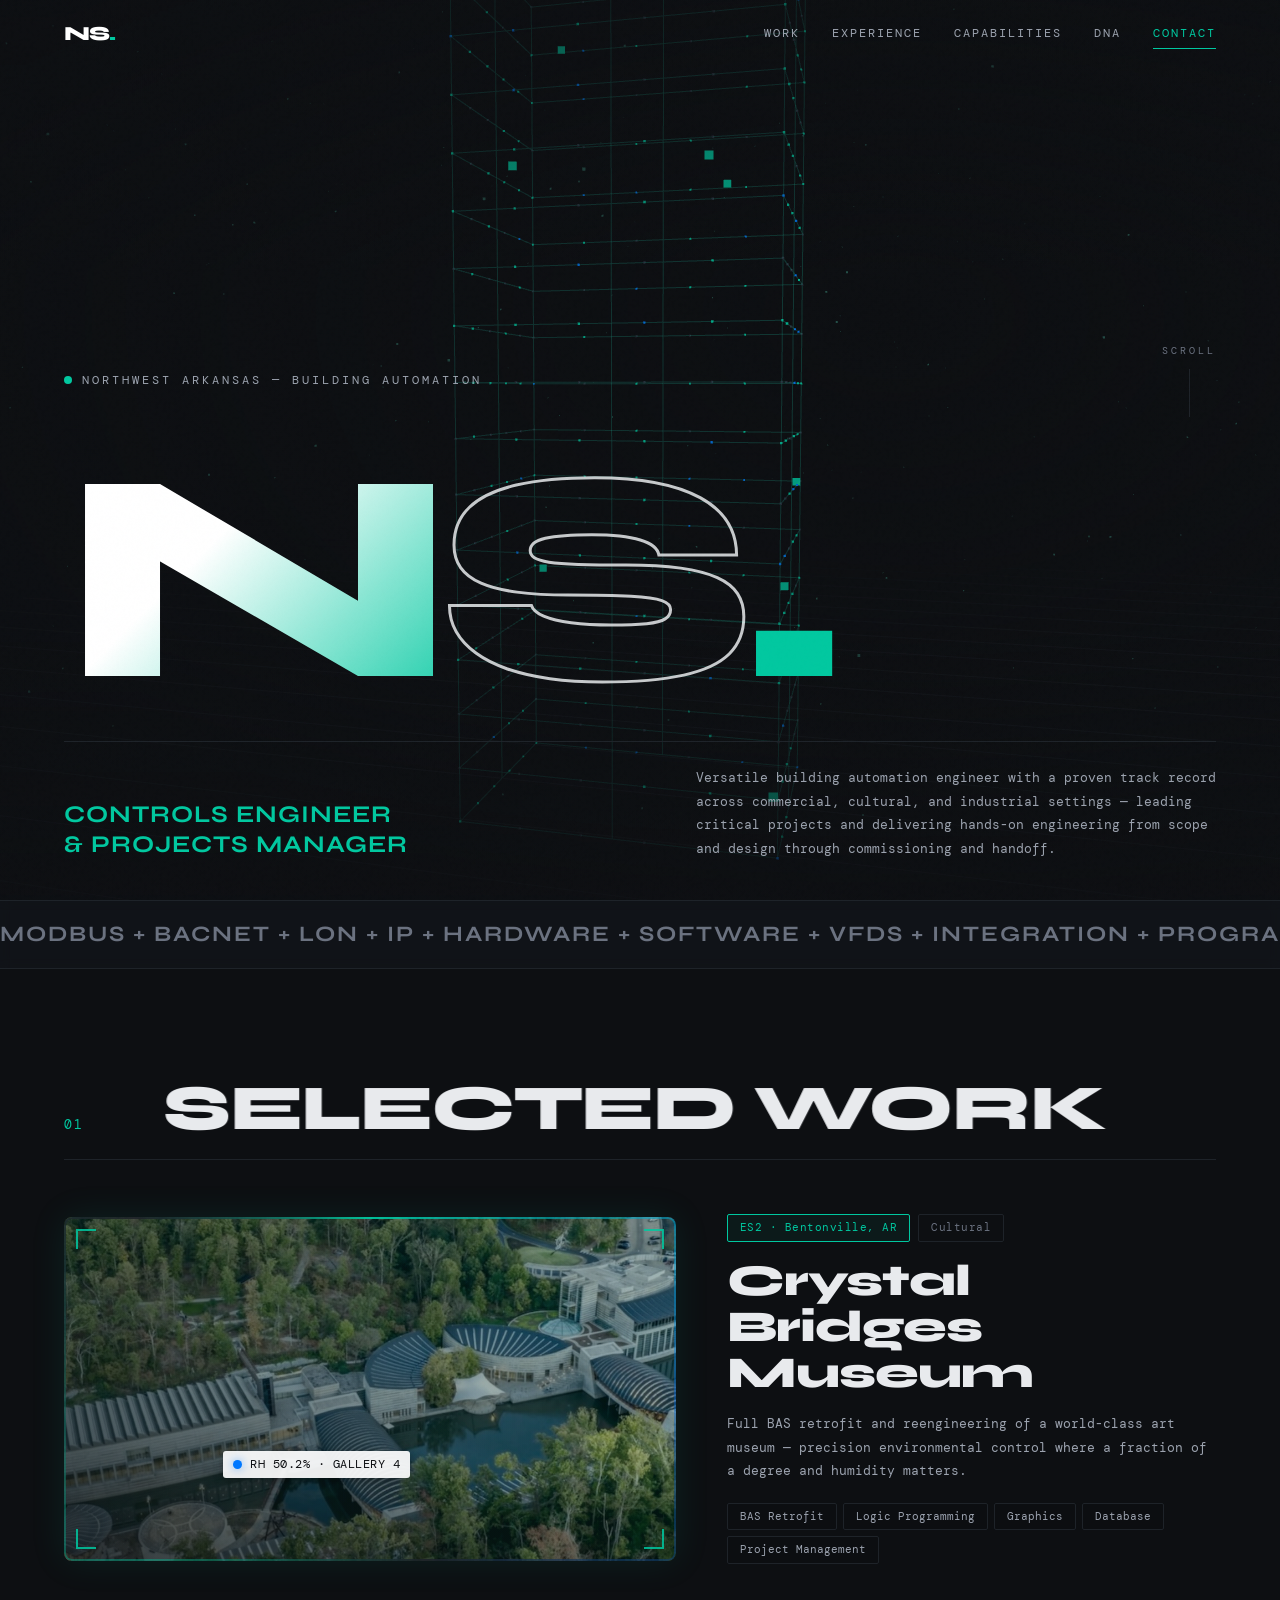
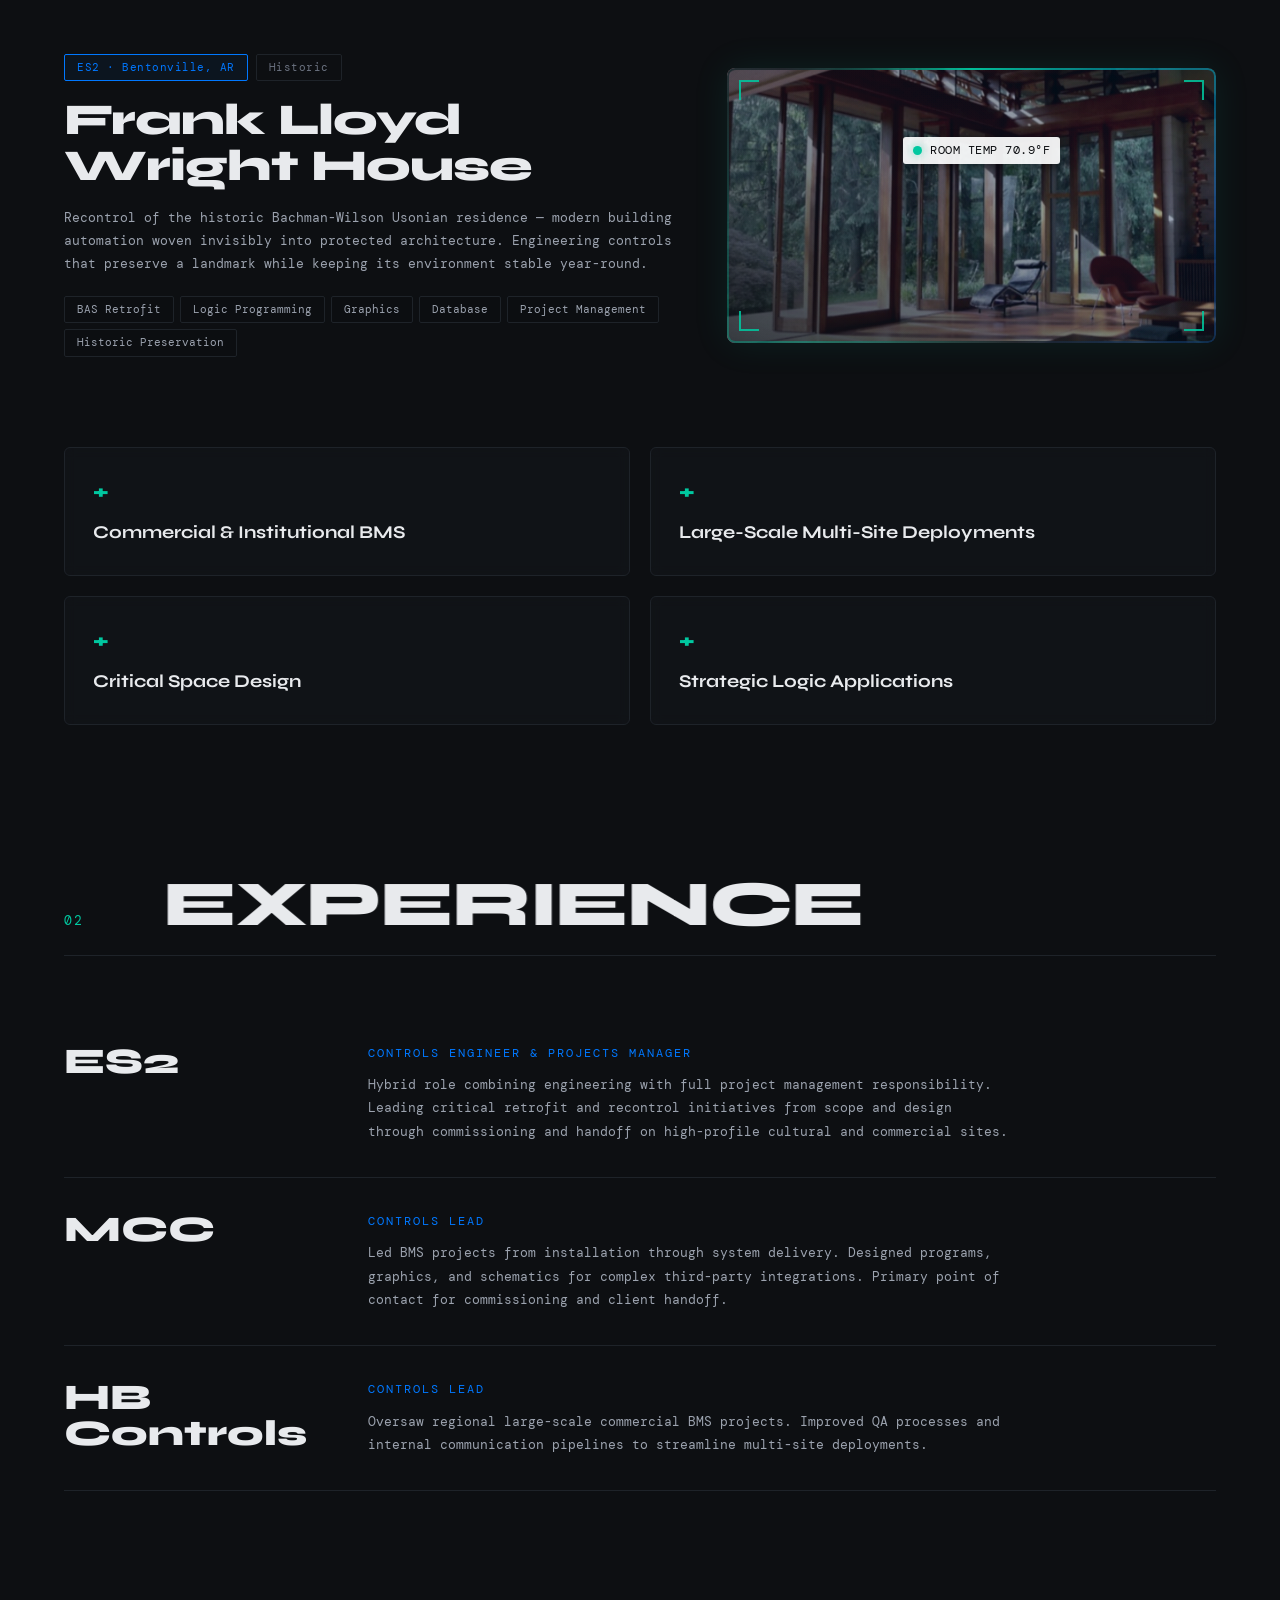
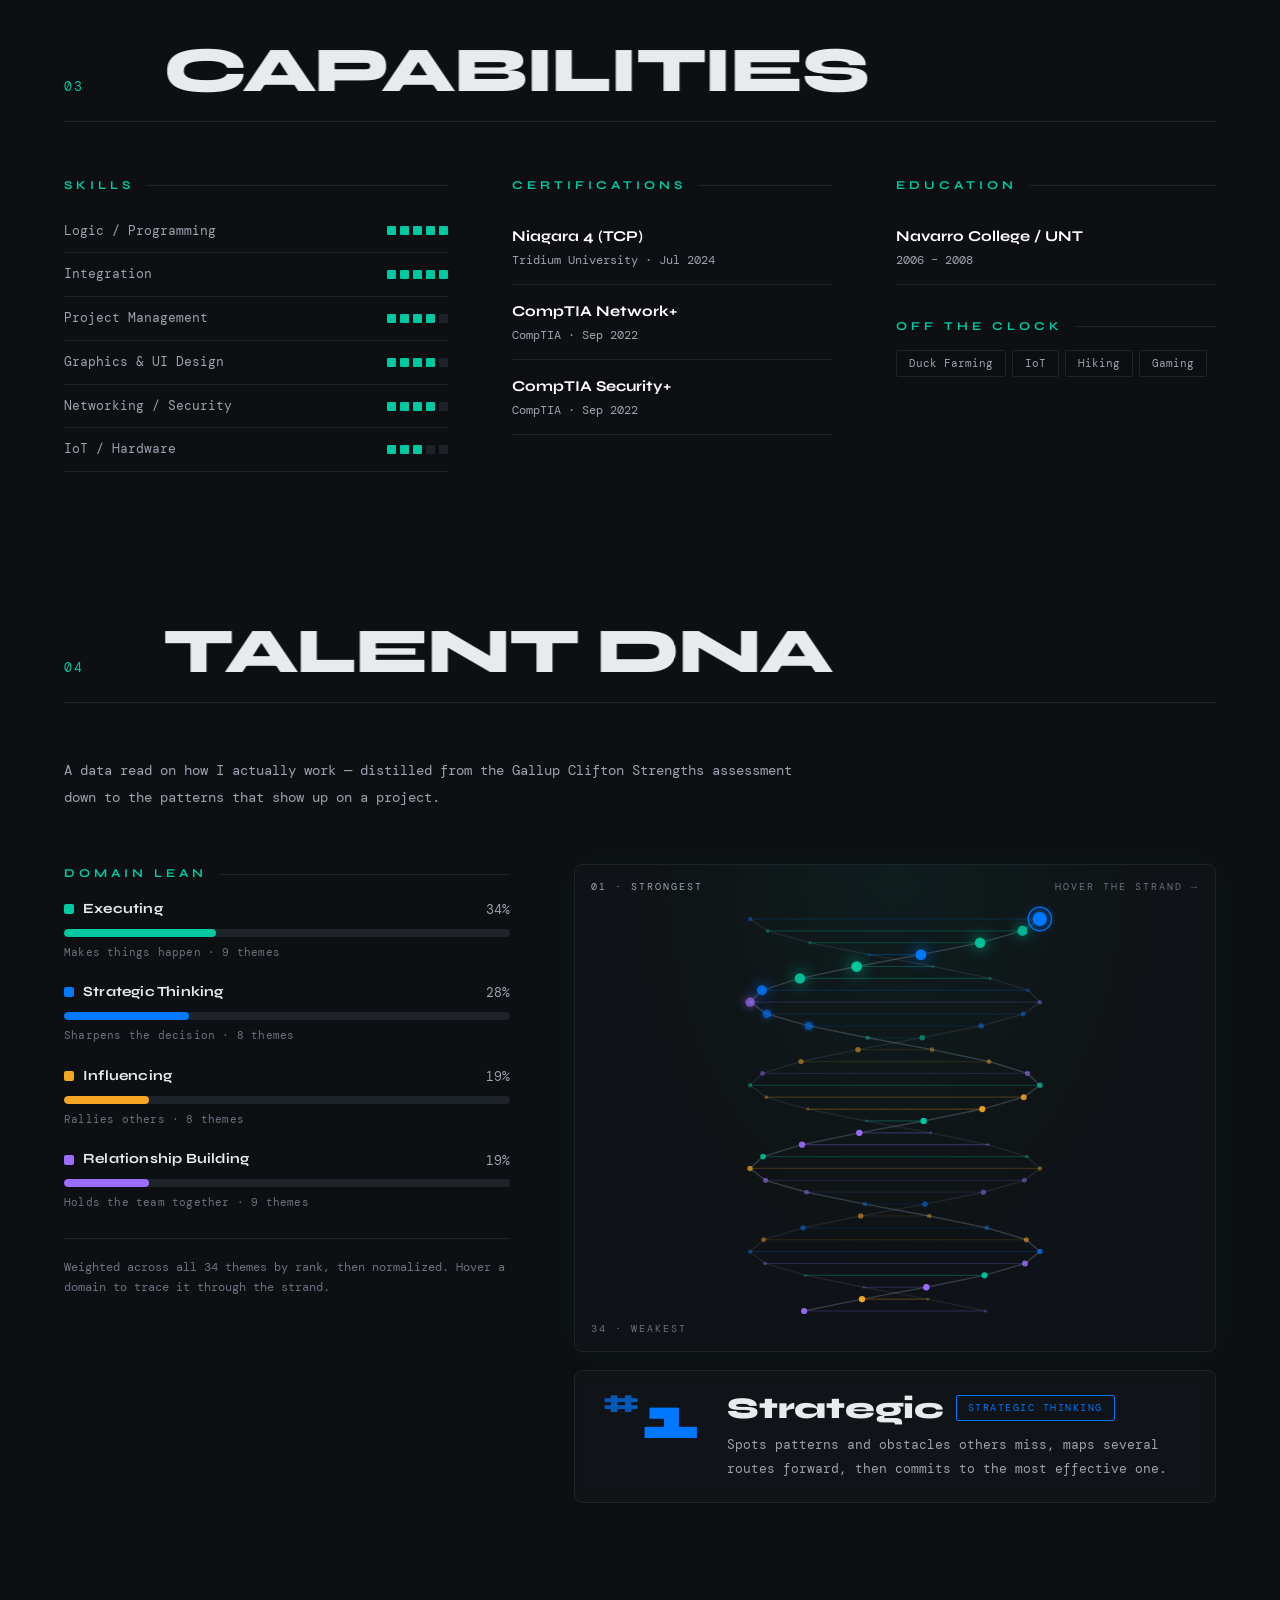
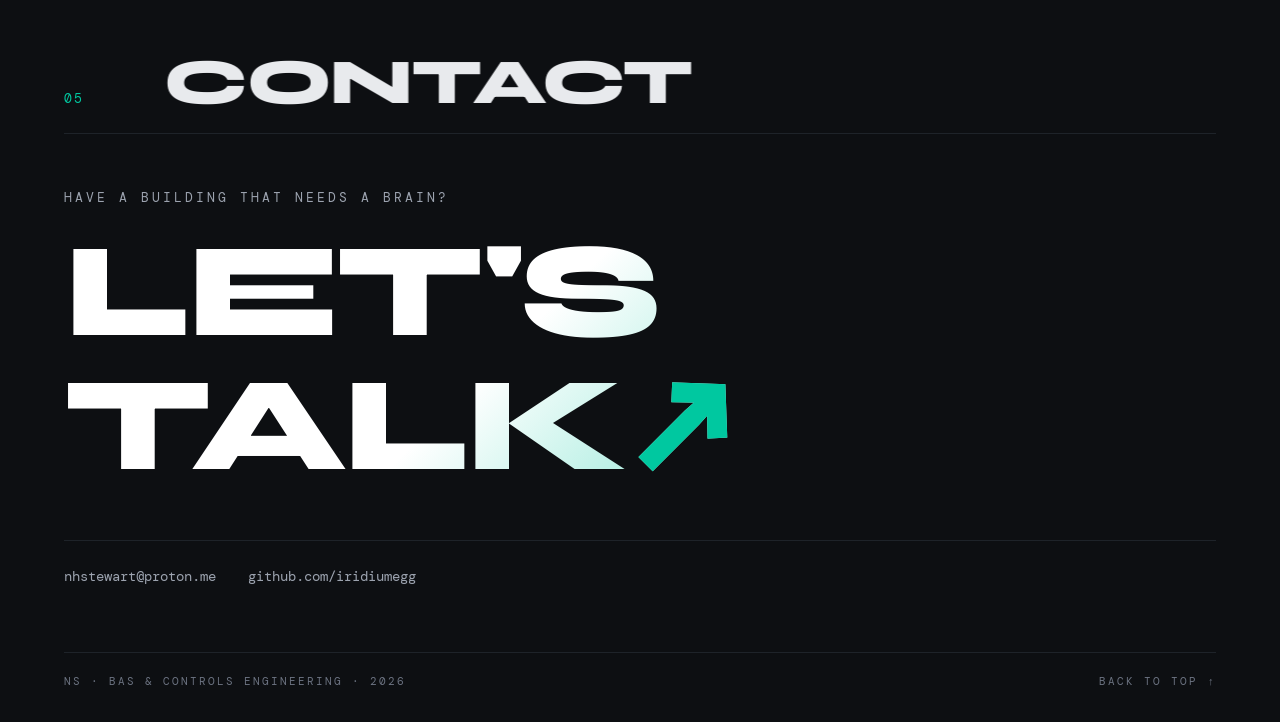
<file: index.html>
<!DOCTYPE html>
<html lang="en">
<head>
<meta charset="UTF-8">
<meta name="viewport" content="width=device-width, initial-scale=1.0">
<title>Nathan — Controls Engineer &amp; Projects Manager</title>
<meta name="description" content="Nathan — building automation engineer in Northwest Arkansas. End-to-end BAS delivery for cultural and commercial sites.">
<meta property="og:title" content="Nathan — Controls Engineer & Projects Manager">
<meta property="og:description" content="Building automation engineering & project delivery. Crystal Bridges Museum BAS retrofit · Frank Lloyd Wright house recontrol.">
<meta property="og:type" content="website">
<meta property="og:image" content="https://iridiumegg.github.io/og-image.png">
<meta property="og:image:width" content="1200">
<meta property="og:image:height" content="630">
<meta property="og:url" content="https://iridiumegg.github.io">
<meta name="twitter:card" content="summary_large_image">
<meta name="twitter:image" content="https://iridiumegg.github.io/og-image.png">
<meta name="twitter:title" content="Nathan — Controls Engineer & Projects Manager">
<meta name="twitter:description" content="Building automation engineering & project delivery. Crystal Bridges Museum BAS retrofit · Frank Lloyd Wright house recontrol.">
<link rel="icon" href="data:image/svg+xml,%3Csvg xmlns='http://www.w3.org/2000/svg' viewBox='0 0 64 64'%3E%3Crect width='64' height='64' rx='12' fill='%230d0f12'/%3E%3Ctext x='32' y='42' font-family='monospace' font-size='28' font-weight='bold' fill='%2300c8a0' text-anchor='middle'%3ENS%3C/text%3E%3C/svg%3E">
<link rel="preconnect" href="https://fonts.googleapis.com">
<link rel="preconnect" href="https://fonts.gstatic.com" crossorigin>
<link href="https://fonts.googleapis.com/css2?family=DM+Mono:wght@300;400;500&family=Syne:wght@400;600;700;800&display=swap" rel="stylesheet">
<link rel="stylesheet" href="css/style.css">
</head>
<body>

<!-- LOADER -->
<div class="loader" id="loader" aria-hidden="true">
  <div class="loader-inner">
    <span class="loader-label">Initializing building systems</span>
    <span class="loader-pct" id="loaderPct">0%</span>
    <span class="loader-bar"><i id="loaderBar"></i></span>
  </div>
</div>

<!-- 3D SCENE -->
<canvas id="scene" aria-hidden="true"></canvas>
<div class="scene-vignette" aria-hidden="true"></div>

<!-- CURSOR -->
<div class="cursor-dot" id="cursorDot" aria-hidden="true"></div>
<div class="cursor-ring" id="cursorRing" aria-hidden="true"></div>

<!-- NAV -->
<nav class="nav" id="nav">
  <a href="#top" class="nav-logo">NS<span class="nav-logo-dot">.</span></a>
  <div class="nav-links">
    <a href="#work" data-nav>Work</a>
    <a href="#experience" data-nav>Experience</a>
    <a href="#capabilities" data-nav>Capabilities</a>
    <a href="#dna" data-nav>DNA</a>
    <a href="#contact" data-nav class="nav-cta" data-magnetic>Contact</a>
  </div>
</nav>

<main id="top">

  <!-- HERO -->
  <header class="hero">
    <div class="hero-inner">
      <div class="hero-meta-row">
        <div class="hero-meta" data-reveal>
          <span class="pulse-dot"></span>
          Northwest Arkansas — Building Automation
        </div>
        <div class="hero-scroll" data-reveal>
          <span>Scroll</span>
          <span class="hero-scroll-line"></span>
        </div>
      </div>
      <h1 class="hero-name" aria-label="NS">
        <span class="line-mask"><span class="line"><span class="hn-solid">N</span><span class="hn-outline">S</span><span class="hn-dot">.</span></span></span>
      </h1>
      <div class="hero-bottom">
        <p class="hero-role" data-reveal>Controls Engineer<br>&amp; Projects Manager</p>
        <p class="hero-summary" data-reveal>
          Versatile building automation engineer with a proven track record across
          commercial, cultural, and industrial settings — leading critical projects
          and delivering hands-on engineering from scope and design through
          commissioning and handoff.
        </p>
      </div>
    </div>
  </header>

  <!-- MARQUEE -->
  <div class="marquee" aria-hidden="true">
    <div class="marquee-track">
      <span>MODBUS + BACNET + LON + IP + HARDWARE + SOFTWARE + VFDS + INTEGRATION + PROGRAMMING + LOGIC + PROJECT MANAGEMENT + DESIGN + GRAPHICS + OPERATIONS +&nbsp;</span><span>MODBUS + BACNET + LON + IP + HARDWARE + SOFTWARE + VFDS + INTEGRATION + PROGRAMMING + LOGIC + PROJECT MANAGEMENT + DESIGN + GRAPHICS + OPERATIONS +&nbsp;</span>
    </div>
  </div>

  <!-- WORK -->
  <section class="section" id="work">
    <div class="section-head" data-reveal>
      <span class="section-index">01</span>
      <h2 class="section-title" data-shift>Selected Work</h2>
    </div>

    <article class="project">
      <a class="project-visual visual-arcs" href="#contact" data-tilt aria-label="Crystal Bridges Museum project — get in touch">
        <img class="visual-photo" data-parallax src="img/crystal-bridges.jpg" alt="Aerial view of Crystal Bridges Museum">
        <span class="visual-tint" aria-hidden="true"></span>
        <span class="visual-data" aria-hidden="true">
          <span class="data-pt data-blue" style="left:26%; top:68%">RH 50.2% · GALLERY 4</span>
        </span>
      </a>
      <div class="project-info">
        <div class="project-meta" data-reveal>
          <span class="tag tag-green">ES2 · Bentonville, AR</span>
          <span class="tag tag-gray">Cultural</span>
        </div>
        <h3 class="project-title" data-reveal>Crystal Bridges Museum</h3>
        <p class="project-desc" data-reveal>
          Full BAS retrofit and reengineering of a world-class art museum — precision
          environmental control where a fraction of a degree and humidity matters.
        </p>
        <div class="project-tags" data-reveal>
          <span class="chip">BAS Retrofit</span>
          <span class="chip">Logic Programming</span>
          <span class="chip">Graphics</span>
          <span class="chip">Database</span>
          <span class="chip">Project Management</span>
        </div>
      </div>
    </article>

    <article class="project project-flip">
      <a class="project-visual visual-lines" href="#contact" data-tilt aria-label="Frank Lloyd Wright house project — get in touch">
        <img class="visual-photo" data-parallax src="img/bachman-wilson.jpg" alt="Interior of the Bachman-Wilson House">
        <span class="visual-tint" aria-hidden="true"></span>
        <span class="visual-data" aria-hidden="true">
          <span class="data-pt" style="left:36%; top:25%">ROOM TEMP 70.9°F</span>
        </span>
      </a>
      <div class="project-info">
        <div class="project-meta" data-reveal>
          <span class="tag tag-blue">ES2 · Bentonville, AR</span>
          <span class="tag tag-gray">Historic</span>
        </div>
        <h3 class="project-title" data-reveal>Frank Lloyd Wright House</h3>
        <p class="project-desc" data-reveal>
          Recontrol of the historic Bachman-Wilson Usonian residence — modern building
          automation woven invisibly into protected architecture. Engineering controls
          that preserve a landmark while keeping its environment stable year-round.
        </p>
        <div class="project-tags" data-reveal>
          <span class="chip">BAS Retrofit</span>
          <span class="chip">Logic Programming</span>
          <span class="chip">Graphics</span>
          <span class="chip">Database</span>
          <span class="chip">Project Management</span>
          <span class="chip">Historic Preservation</span>
        </div>
      </div>
    </article>

    <div class="work-grid">
      <div class="work-card" data-reveal>
        <span class="work-card-index">+</span>
        <h4>Commercial &amp; Institutional BMS</h4>
      </div>
      <div class="work-card" data-reveal>
        <span class="work-card-index">+</span>
        <h4>Large-Scale Multi-Site Deployments</h4>
      </div>
      <div class="work-card" data-reveal>
        <span class="work-card-index">+</span>
        <h4>Critical Space Design</h4>
      </div>
      <div class="work-card" data-reveal>
        <span class="work-card-index">+</span>
        <h4>Strategic Logic Applications</h4>
      </div>
    </div>
  </section>

  <!-- EXPERIENCE -->
  <section class="section" id="experience">
    <div class="section-head" data-reveal>
      <span class="section-index">02</span>
      <h2 class="section-title" data-shift>Experience</h2>
    </div>

    <div class="xp-list">
      <div class="xp-row" data-reveal>
        <div class="xp-left">
          <span class="xp-company">ES2</span>
        </div>
        <div class="xp-right">
          <span class="xp-role">Controls Engineer &amp; Projects Manager</span>
          <p>Hybrid role combining engineering with full project management responsibility.
          Leading critical retrofit and recontrol initiatives from scope and design through
          commissioning and handoff on high-profile cultural and commercial sites.</p>
        </div>
      </div>
      <div class="xp-row" data-reveal>
        <div class="xp-left">
          <span class="xp-company">MCC</span>
        </div>
        <div class="xp-right">
          <span class="xp-role">Controls Lead</span>
          <p>Led BMS projects from installation through system delivery. Designed programs,
          graphics, and schematics for complex third-party integrations. Primary point of
          contact for commissioning and client handoff.</p>
        </div>
      </div>
      <div class="xp-row" data-reveal>
        <div class="xp-left">
          <span class="xp-company">HB Controls</span>
        </div>
        <div class="xp-right">
          <span class="xp-role">Controls Lead</span>
          <p>Oversaw regional large-scale commercial BMS projects. Improved QA processes and
          internal communication pipelines to streamline multi-site deployments.</p>
        </div>
      </div>
    </div>
  </section>

  <!-- CAPABILITIES -->
  <section class="section" id="capabilities">
    <div class="section-head" data-reveal>
      <span class="section-index">03</span>
      <h2 class="section-title" data-shift>Capabilities</h2>
    </div>

    <div class="cap-grid">
      <div class="cap-col" data-reveal>
        <h3 class="cap-label">Skills</h3>
        <div class="skill-item"><span>Logic / Programming</span><span class="pips" data-level="5"></span></div>
        <div class="skill-item"><span>Integration</span><span class="pips" data-level="5"></span></div>
        <div class="skill-item"><span>Project Management</span><span class="pips" data-level="4"></span></div>
        <div class="skill-item"><span>Graphics &amp; UI Design</span><span class="pips" data-level="4"></span></div>
        <div class="skill-item"><span>Networking / Security</span><span class="pips" data-level="4"></span></div>
        <div class="skill-item"><span>IoT / Hardware</span><span class="pips" data-level="3"></span></div>
      </div>
      <div class="cap-col" data-reveal>
        <h3 class="cap-label">Certifications</h3>
        <div class="cert-card">
          <span class="cert-name">Niagara 4 (TCP)</span>
          <span class="cert-issuer">Tridium University · Jul 2024</span>
        </div>
        <div class="cert-card">
          <span class="cert-name">CompTIA Network+</span>
          <span class="cert-issuer">CompTIA · Sep 2022</span>
        </div>
        <div class="cert-card">
          <span class="cert-name">CompTIA Security+</span>
          <span class="cert-issuer">CompTIA · Sep 2022</span>
        </div>
      </div>
      <div class="cap-col" data-reveal>
        <h3 class="cap-label">Education</h3>
        <div class="cert-card">
          <span class="cert-name">Navarro College / UNT</span>
          <span class="cert-issuer">2006 – 2008</span>
        </div>
        <h3 class="cap-label cap-label-gap">Off the Clock</h3>
        <div class="project-tags">
          <span class="chip">Duck Farming</span>
          <span class="chip">IoT</span>
          <span class="chip">Hiking</span>
          <span class="chip">Gaming</span>
        </div>
      </div>
    </div>
  </section>

  <!-- TALENT DNA -->
  <section class="section" id="dna">
    <div class="section-head" data-reveal>
      <span class="section-index">04</span>
      <h2 class="section-title" data-shift>Talent DNA</h2>
    </div>

    <p class="dna-intro" data-reveal>
      A data read on how I actually work — distilled from the Gallup
      Clifton Strengths assessment down to the patterns that show up on a project.
    </p>

    <div class="dna-grid">
      <!-- LEFT: domain lean -->
      <div class="dna-side" data-reveal>
        <h3 class="cap-label">Domain Lean</h3>
        <div class="dna-meters" id="dnaMeters"><!-- built by JS --></div>
        <p class="dna-note">
          Weighted across all 34 themes by rank, then normalized.
          Hover a domain to trace it through the strand.
        </p>
      </div>

      <!-- RIGHT: interactive helix + readout -->
      <div class="dna-main" data-reveal>
        <div class="dna-helix-wrap">
          <canvas id="dnaHelix" class="dna-helix" role="img"
            aria-label="Interactive double helix of 34 CliftonStrengths themes, ranked strongest to weakest and color-coded by domain"></canvas>
          <span class="dna-hint" id="dnaHint">Hover the strand →</span>
          <span class="dna-axis dna-axis-top">01 · Strongest</span>
          <span class="dna-axis dna-axis-bot">34 · Weakest</span>
        </div>
        <div class="dna-readout" id="dnaReadout"><!-- built by JS --></div>
      </div>
    </div>

    <noscript>
      <p class="dna-intro">
        Top 10 signature themes: Strategic, Achiever, Arranger, Ideation, Belief,
        Responsibility, Analytical, Developer, Learner, Futuristic. Leading domains:
        Executing and Strategic Thinking.
      </p>
    </noscript>
  </section>

  <!-- CONTACT -->
  <footer class="contact" id="contact">
    <div class="section-head" data-reveal>
      <span class="section-index">05</span>
      <h2 class="section-title" data-shift>Contact</h2>
    </div>
    <p class="contact-kicker" data-reveal>Have a building that needs a brain?</p>
    <a class="contact-big" href="mailto:nhstewart@proton.me" data-magnetic data-reveal>
      <span class="line-mask"><span class="line">Let's talk<span class="contact-arrow">&nearr;</span></span></span>
    </a>
    <div class="contact-links" data-reveal>
      <a href="mailto:nhstewart@proton.me">nhstewart@proton.me</a>
      <a href="https://github.com/iridiumegg" target="_blank" rel="noopener">github.com/iridiumegg</a>
    </div>
    <div class="footer-bar">
      <span>NS · BAS &amp; Controls Engineering · <span id="year">2026</span></span>
      <a href="#top" class="back-top">Back to top ↑</a>
    </div>
  </footer>

</main>

<script src="js/vendor/three.min.js" defer></script>
<script src="js/vendor/gsap.min.js" defer></script>
<script src="js/vendor/ScrollTrigger.min.js" defer></script>
<script src="js/vendor/lenis.min.js" defer></script>
<script src="js/main.js" defer></script>
</body>
</html>
</file>
<file: css/style.css>
/* ───────────────────────────────────────────
   Nathan — portfolio · 3D edition
   ─────────────────────────────────────────── */
:root {
  --bg: #0d0f12;
  --surface: #13161b;
  --border: #1e2329;
  --accent: #00c8a0;
  --accent2: #0078ff;
  --text: #e8eaed;
  --muted: #6b7280;
  --dim: #9ca3af;
  --pad: clamp(20px, 5vw, 72px);
  --ease: cubic-bezier(.22, 1, .36, 1);
}

*, *::before, *::after { box-sizing: border-box; margin: 0; padding: 0; }

html { scroll-behavior: smooth; overflow-x: clip; }
html.lenis { height: auto; scroll-behavior: auto; }
.lenis.lenis-smooth { scroll-behavior: auto !important; }

body {
  background: var(--bg);
  color: var(--text);
  font-family: 'DM Mono', monospace;
  font-size: 14px;
  line-height: 1.6;
  -webkit-font-smoothing: antialiased;
  overflow-x: hidden;
}

/* Noise overlay */
body::before {
  content: '';
  position: fixed;
  inset: 0;
  background-image: url("data:image/svg+xml,%3Csvg viewBox='0 0 256 256' xmlns='http://www.w3.org/2000/svg'%3E%3Cfilter id='noise'%3E%3CfeTurbulence type='fractalNoise' baseFrequency='0.9' numOctaves='4' stitchTiles='stitch'/%3E%3C/filter%3E%3Crect width='100%25' height='100%25' filter='url(%23noise)' opacity='0.04'/%3E%3C/svg%3E");
  pointer-events: none;
  z-index: 50;
  opacity: 0.4;
}

a { color: inherit; }
::selection { background: var(--accent); color: var(--bg); }

/* ── LOADER ── */
.loader {
  position: fixed;
  inset: 0;
  z-index: 300;
  background: var(--bg);
  display: flex;
  align-items: center;
  justify-content: center;
  /* failsafe: if JS never removes it, kill it */
  animation: loaderKill 0s 5s forwards;
}
@keyframes loaderKill { to { opacity: 0; visibility: hidden; } }
.loader-inner {
  width: min(420px, 78vw);
  display: flex;
  flex-direction: column;
  gap: 14px;
}
.loader-label {
  font-size: 11px;
  letter-spacing: 3px;
  text-transform: uppercase;
  color: var(--muted);
}
.loader-pct {
  font-family: 'Syne', sans-serif;
  font-weight: 800;
  font-size: clamp(44px, 8vw, 80px);
  line-height: 1;
  color: var(--text);
}
.loader-bar {
  display: block;
  height: 2px;
  background: var(--border);
  position: relative;
  overflow: hidden;
}
.loader-bar i {
  position: absolute;
  left: 0; top: 0; bottom: 0;
  width: 0%;
  background: var(--accent);
}

/* ── 3D SCENE ── */
#scene {
  position: fixed;
  inset: 0;
  width: 100%;
  height: 100%;
  z-index: 0;
  display: block;
}
.scene-vignette {
  position: fixed;
  inset: 0;
  z-index: 1;
  pointer-events: none;
  background:
    radial-gradient(ellipse at 70% 35%, transparent 0%, rgba(13,15,18,.55) 75%),
    linear-gradient(180deg, rgba(13,15,18,.35), transparent 30%, transparent 70%, rgba(13,15,18,.5));
}

main, .nav, .marquee { position: relative; z-index: 2; }

/* ── CURSOR ── */
.cursor-dot, .cursor-ring {
  position: fixed;
  top: 0; left: 0;
  pointer-events: none;
  z-index: 400;
  border-radius: 50%;
  transform: translate(-100px, -100px);
}
.cursor-dot {
  width: 6px; height: 6px;
  background: var(--accent);
}
.cursor-ring {
  width: 38px; height: 38px;
  border: 1px solid rgba(0,200,160,.5);
  transition: width .3s var(--ease), height .3s var(--ease), border-color .3s;
}
.cursor-ring.is-hover {
  width: 64px; height: 64px;
  border-color: rgba(0,200,160,.9);
}
@media (hover: none), (pointer: coarse) {
  .cursor-dot, .cursor-ring { display: none; }
}

/* ── Reveal base (JS animates; visible without JS) ── */
.line-mask { display: block; overflow: hidden; }
.line-mask .line { display: block; }

/* ── NAV ── */
.nav {
  position: fixed;
  top: 0; left: 0; right: 0;
  z-index: 100;
  display: flex;
  align-items: center;
  justify-content: space-between;
  padding: 18px var(--pad);
  transition: background .4s, padding .4s, border-color .4s;
  border-bottom: 1px solid transparent;
}
.nav.scrolled {
  background: rgba(13, 15, 18, .82);
  backdrop-filter: blur(12px);
  -webkit-backdrop-filter: blur(12px);
  border-bottom-color: var(--border);
  padding-top: 12px;
  padding-bottom: 12px;
}
.nav-logo {
  font-family: 'Syne', sans-serif;
  font-weight: 800;
  font-size: 20px;
  letter-spacing: -1px;
  text-decoration: none;
  color: #fff;
}
.nav-logo-dot { color: var(--accent); }
.nav-links {
  display: flex;
  gap: clamp(14px, 3vw, 32px);
  align-items: center;
}
.nav-links a {
  font-size: 12px;
  letter-spacing: 2px;
  text-transform: uppercase;
  text-decoration: none;
  color: var(--dim);
  transition: color .25s;
  position: relative;
}
.nav-links a::after {
  content: '';
  position: absolute;
  left: 0; bottom: -5px;
  width: 100%;
  height: 1px;
  background: var(--accent);
  transform: scaleX(0);
  transform-origin: right;
  transition: transform .35s var(--ease);
}
.nav-links a:hover, .nav-links a.active { color: #fff; }
.nav-links a:hover::after, .nav-links a.active::after {
  transform: scaleX(1);
  transform-origin: left;
}
.nav-cta { color: var(--accent) !important; }

/* ── HERO ── */
.hero {
  min-height: 100svh;
  display: flex;
  flex-direction: column;
  justify-content: flex-end;
  padding: 120px var(--pad) 40px;
  position: relative;
  overflow: hidden;
}
.hero-meta-row {
  display: flex;
  align-items: center;
  justify-content: space-between;
  gap: 20px;
  margin-bottom: 3vh;
}
.hero-meta {
  font-size: 12px;
  letter-spacing: 3px;
  text-transform: uppercase;
  color: var(--dim);
  display: flex;
  align-items: center;
  gap: 10px;
}
.pulse-dot {
  width: 8px; height: 8px;
  border-radius: 50%;
  background: var(--accent);
  animation: pulse 2.2s ease-in-out infinite;
}
@keyframes pulse {
  0%, 100% { box-shadow: 0 0 0 0 rgba(0,200,160,.5); }
  50% { box-shadow: 0 0 0 9px rgba(0,200,160,0); }
}
.hero-name {
  font-family: 'Syne', sans-serif;
  font-weight: 800;
  font-size: clamp(110px, 26vw, 300px);
  line-height: .9;
  letter-spacing: -.05em;
  text-transform: uppercase;
  margin-bottom: 3vh;
}
.hero-name .hn-solid {
  background: linear-gradient(135deg, #fff 40%, var(--accent) 100%);
  -webkit-background-clip: text;
  background-clip: text;
  -webkit-text-fill-color: transparent;
}
.hero-name .hn-outline {
  -webkit-text-fill-color: transparent;
  -webkit-text-stroke: 3px rgba(232, 234, 237, .85);
  color: transparent;
}
.hero-name .hn-dot { color: var(--accent); }
.hero-bottom {
  display: flex;
  justify-content: space-between;
  align-items: flex-end;
  gap: 40px;
  flex-wrap: wrap;
  border-top: 1px solid var(--border);
  padding-top: 24px;
}
.hero-role {
  font-family: 'Syne', sans-serif;
  font-weight: 700;
  font-size: clamp(17px, 2.2vw, 24px);
  line-height: 1.25;
  color: var(--accent);
  text-transform: uppercase;
  letter-spacing: 1px;
}
.hero-summary {
  max-width: 520px;
  color: var(--dim);
  font-size: 13px;
  line-height: 1.8;
}
.hero-scroll {
  display: flex;
  flex-direction: column;
  align-items: center;
  gap: 10px;
  font-size: 10px;
  letter-spacing: 3px;
  text-transform: uppercase;
  color: var(--muted);
}
.hero-scroll-line {
  width: 1px;
  height: 48px;
  background: var(--border);
  position: relative;
  overflow: hidden;
}
.hero-scroll-line::after {
  content: '';
  position: absolute;
  top: -100%;
  left: 0;
  width: 100%;
  height: 100%;
  background: var(--accent);
  animation: scrollHint 1.8s var(--ease) infinite;
}
@keyframes scrollHint { to { top: 100%; } }

/* ── MARQUEE ── */
.marquee {
  border-top: 1px solid var(--border);
  border-bottom: 1px solid var(--border);
  overflow: hidden;
  padding: 16px 0;
  background: rgba(19, 22, 27, .72);
  backdrop-filter: blur(6px);
  -webkit-backdrop-filter: blur(6px);
}
.marquee-track {
  display: flex;
  width: max-content;
  animation: marquee 28s linear infinite;
  font-family: 'Syne', sans-serif;
  font-weight: 700;
  font-size: clamp(15px, 2vw, 22px);
  letter-spacing: 2px;
  text-transform: uppercase;
  color: var(--muted);
  white-space: nowrap;
}
@keyframes marquee { to { transform: translateX(-50%); } }

/* ── SECTIONS ── */
.section {
  padding: clamp(80px, 12vh, 150px) var(--pad) 40px;
  scroll-margin-top: 70px;
}
.section-head {
  display: flex;
  align-items: baseline;
  gap: 20px;
  border-bottom: 1px solid var(--border);
  padding-bottom: 18px;
  margin-bottom: clamp(36px, 6vh, 64px);
}
.section-index {
  font-size: 13px;
  color: var(--accent);
  letter-spacing: 2px;
}
.section-title {
  font-family: 'Syne', sans-serif;
  font-weight: 800;
  font-size: clamp(30px, 5.5vw, 64px);
  text-transform: uppercase;
  letter-spacing: -.02em;
  line-height: 1;
  will-change: transform;
}

/* ── PROJECTS ── */
.project {
  display: grid;
  grid-template-columns: 1.25fr 1fr;
  gap: clamp(24px, 4vw, 56px);
  align-items: center;
  margin-bottom: clamp(56px, 10vh, 110px);
}
.project-flip .project-visual { order: 2; }
.project-flip .project-info { order: 1; }

@property --frame-ang {
  syntax: '<angle>';
  initial-value: 0deg;
  inherits: false;
}
.project-visual {
  display: block;
  position: relative;
  border-radius: 8px;
  overflow: hidden;
  aspect-ratio: 16 / 9;
  text-decoration: none;
  background: var(--surface);
  transform-style: preserve-3d;
  will-change: transform;
  box-shadow: 0 0 36px rgba(0, 200, 160, .1);
}
/* animated tracing gradient frame */
.project-visual::before {
  content: '';
  position: absolute;
  inset: 0;
  border-radius: 8px;
  padding: 2px;
  background: conic-gradient(from var(--frame-ang),
    rgba(0,200,160,.95), rgba(0,120,255,.35) 25%, rgba(30,35,41,.9) 45%,
    rgba(0,200,160,.4) 65%, rgba(30,35,41,.9) 85%, rgba(0,200,160,.95));
  -webkit-mask: linear-gradient(#fff 0 0) content-box, linear-gradient(#fff 0 0);
  -webkit-mask-composite: xor;
          mask: linear-gradient(#fff 0 0) content-box, linear-gradient(#fff 0 0);
          mask-composite: exclude;
  animation: frameSpin 7s linear infinite;
  pointer-events: none;
  z-index: 5;
}
@keyframes frameSpin { to { --frame-ang: 360deg; } }
/* viewfinder corner brackets */
.project-visual::after {
  content: '';
  position: absolute;
  inset: 12px;
  pointer-events: none;
  z-index: 5;
  background:
    linear-gradient(var(--accent), var(--accent)) left 0 top 0 / 20px 2px,
    linear-gradient(var(--accent), var(--accent)) left 0 top 0 / 2px 20px,
    linear-gradient(var(--accent), var(--accent)) right 0 top 0 / 20px 2px,
    linear-gradient(var(--accent), var(--accent)) right 0 top 0 / 2px 20px,
    linear-gradient(var(--accent), var(--accent)) left 0 bottom 0 / 20px 2px,
    linear-gradient(var(--accent), var(--accent)) left 0 bottom 0 / 2px 20px,
    linear-gradient(var(--accent), var(--accent)) right 0 bottom 0 / 20px 2px,
    linear-gradient(var(--accent), var(--accent)) right 0 bottom 0 / 2px 20px;
  background-repeat: no-repeat;
  opacity: .85;
  transition: inset .35s var(--ease), opacity .35s;
}
.project-visual:hover::after { inset: 6px; opacity: 1; }
.visual-photo {
  position: absolute;
  inset: -8% 0;
  width: 100%;
  height: 116%;
  object-fit: cover;
  filter: grayscale(.3) brightness(.82) contrast(1.06) saturate(.85);
  will-change: transform;
}
.visual-tint {
  position: absolute;
  inset: 0;
  pointer-events: none;
  z-index: 2;
}
.visual-arcs .visual-tint {
  background:
    linear-gradient(20deg, rgba(13,15,18,.7) 0%, rgba(13,15,18,.1) 50%, transparent 100%),
    linear-gradient(135deg, rgba(6,46,38,.4) 0%, rgba(0,200,160,.1) 100%);
}
.visual-lines .visual-tint {
  background:
    linear-gradient(20deg, rgba(13,15,18,.7) 0%, rgba(13,15,18,.1) 50%, transparent 100%),
    linear-gradient(135deg, rgba(10,29,51,.4) 0%, rgba(0,120,255,.1) 100%);
}
.visual-data {
  position: absolute;
  inset: 0;
  pointer-events: none;
  z-index: 3;
}
.data-pt {
  position: absolute;
  display: flex;
  align-items: center;
  gap: 8px;
  font-size: 12px;
  letter-spacing: .5px;
  color: #0d0f12;
  background: rgba(255,255,255,.92);
  padding: 4px 10px;
  border-radius: 3px;
  box-shadow: 0 2px 10px rgba(0,0,0,.35);
  white-space: nowrap;
}
.data-pt::before {
  content: '';
  width: 9px;
  height: 9px;
  border-radius: 50%;
  background: var(--accent);
  box-shadow: 0 0 10px rgba(0,200,160,.55);
}
.data-pt.data-blue::before {
  background: var(--accent2);
  box-shadow: 0 0 10px rgba(0,120,255,.55);
}

.project-meta {
  display: flex;
  gap: 8px;
  flex-wrap: wrap;
  margin-bottom: 16px;
}
.tag {
  font-size: 11px;
  letter-spacing: .5px;
  padding: 4px 12px;
  border-radius: 2px;
  border: 1px solid;
}
.tag-green { color: var(--accent); border-color: var(--accent); background: rgba(0,200,160,.06); }
.tag-blue  { color: var(--accent2); border-color: var(--accent2); background: rgba(0,120,255,.06); }
.tag-gray  { color: var(--muted); border-color: var(--border); }

.project-title {
  font-family: 'Syne', sans-serif;
  font-weight: 800;
  font-size: clamp(26px, 3.6vw, 44px);
  line-height: 1.05;
  letter-spacing: -.02em;
  margin-bottom: 16px;
}
.project-desc {
  color: var(--dim);
  font-size: 13px;
  line-height: 1.8;
  margin-bottom: 20px;
}
.project-tags { display: flex; flex-wrap: wrap; gap: 6px; }
.chip {
  font-size: 11px;
  padding: 4px 12px;
  border-radius: 2px;
  border: 1px solid var(--border);
  color: var(--dim);
  background: rgba(13,15,18,.45);
  transition: border-color .3s, color .3s;
}
.chip:hover { border-color: var(--accent); color: var(--accent); }

/* Secondary work cards */
.work-grid {
  display: grid;
  grid-template-columns: 1fr 1fr;
  gap: 20px;
}
.work-card {
  border: 1px solid var(--border);
  border-radius: 6px;
  padding: 28px;
  background: rgba(19, 22, 27, .66);
  backdrop-filter: blur(6px);
  -webkit-backdrop-filter: blur(6px);
  position: relative;
  transition: border-color .35s, transform .35s var(--ease);
}
.work-card:hover {
  border-color: var(--accent);
  transform: translateY(-4px);
}
.work-card-index {
  font-family: 'Syne', sans-serif;
  color: var(--accent);
  font-size: 20px;
  font-weight: 800;
}
.work-card h4 {
  font-family: 'Syne', sans-serif;
  font-size: 18px;
  font-weight: 700;
  margin-top: 10px;
}

/* ── EXPERIENCE ── */
.xp-row {
  display: grid;
  grid-template-columns: 280px 1fr;
  gap: 24px;
  padding: 34px 0;
  border-bottom: 1px solid var(--border);
  transition: background .3s, padding-left .4s var(--ease);
}
.xp-row:hover {
  background: linear-gradient(90deg, rgba(0,200,160,.04), transparent 60%);
  padding-left: 14px;
}
.xp-company {
  display: block;
  font-family: 'Syne', sans-serif;
  font-weight: 800;
  font-size: clamp(24px, 3vw, 36px);
  line-height: 1;
}
.xp-role {
  display: block;
  font-size: 12px;
  letter-spacing: 2px;
  text-transform: uppercase;
  color: var(--accent2);
  margin-bottom: 10px;
}
.xp-right p {
  color: var(--dim);
  font-size: 13px;
  line-height: 1.8;
  max-width: 640px;
}

/* ── CAPABILITIES ── */
.cap-grid {
  display: grid;
  grid-template-columns: 1.2fr 1fr 1fr;
  gap: clamp(28px, 5vw, 64px);
}
.cap-label {
  font-family: 'Syne', sans-serif;
  font-size: 12px;
  font-weight: 700;
  letter-spacing: 4px;
  text-transform: uppercase;
  color: var(--accent);
  margin-bottom: 14px;
  display: flex;
  align-items: center;
  gap: 12px;
}
.cap-label::after {
  content: '';
  flex: 1;
  height: 1px;
  background: var(--border);
}
.cap-label-gap { margin-top: 32px; }
.skill-item {
  display: flex;
  align-items: center;
  justify-content: space-between;
  gap: 12px;
  padding: 11px 0;
  border-bottom: 1px solid var(--border);
  font-size: 13px;
  color: var(--dim);
}
.pips { display: flex; gap: 4px; }
.pips i {
  width: 9px; height: 9px;
  border-radius: 1px;
  background: var(--border);
}
.pips i.on { background: var(--accent); }
.cert-card {
  padding: 14px 0;
  border-bottom: 1px solid var(--border);
}
.cert-name {
  display: block;
  font-family: 'Syne', sans-serif;
  font-weight: 700;
  font-size: 15px;
  color: #fff;
}
.cert-issuer {
  display: block;
  font-size: 12px;
  color: var(--dim);
  margin-top: 3px;
}

/* ── TALENT DNA ── */
.dna-intro {
  max-width: 760px;
  color: var(--dim);
  font-size: 14px;
  line-height: 1.9;
  margin-bottom: clamp(34px, 6vh, 60px);
}
.dna-reg { font-size: .7em; vertical-align: super; color: var(--muted); }
.dna-lede {
  color: var(--text);
  font-weight: 500;
  border-bottom: 1px solid var(--accent);
  padding-bottom: 1px;
}
.dna-grid {
  display: grid;
  grid-template-columns: 0.82fr 1.18fr;
  gap: clamp(28px, 5vw, 64px);
  align-items: start;
}

/* domain meters (double as legend) */
.dna-meter { margin-bottom: 20px; }
.dna-meter:last-child { margin-bottom: 0; }
.dna-meter-top {
  display: flex;
  align-items: baseline;
  justify-content: space-between;
  gap: 10px;
  margin-bottom: 8px;
}
.dna-meter-name {
  display: flex;
  align-items: center;
  gap: 9px;
  font-family: 'Syne', sans-serif;
  font-weight: 700;
  font-size: 14px;
  letter-spacing: .2px;
}
.dna-meter-name i {
  width: 10px; height: 10px;
  border-radius: 2px;
  flex: none;
}
.dna-meter-pct {
  font-size: 13px;
  color: var(--dim);
  font-variant-numeric: tabular-nums;
}
.dna-meter-track {
  height: 8px;
  background: var(--border);
  border-radius: 4px;
  overflow: hidden;
}
.dna-meter-fill {
  display: block;
  height: 100%;
  width: 0;
  border-radius: 4px;
  transition: filter .3s;
}
.dna-meter-desc {
  font-size: 11px;
  color: var(--muted);
  margin-top: 7px;
  letter-spacing: .2px;
}
.dna-meter { cursor: default; transition: opacity .3s; }
.dna-meters.dimmed .dna-meter:not(.active) { opacity: .4; }
.dna-note {
  font-size: 12px;
  color: var(--muted);
  line-height: 1.7;
  margin-top: 26px;
  padding-top: 18px;
  border-top: 1px solid var(--border);
}

/* interactive helix */
.dna-helix-wrap {
  position: relative;
  border: 1px solid var(--border);
  border-radius: 8px;
  background:
    radial-gradient(ellipse at 50% 0%, rgba(0,200,160,.06), transparent 60%),
    rgba(19, 22, 27, .5);
  backdrop-filter: blur(6px);
  -webkit-backdrop-filter: blur(6px);
  overflow: hidden;
  box-shadow: 0 0 40px rgba(0, 200, 160, .06);
}
.dna-helix {
  display: block;
  width: 100%;
  height: clamp(390px, 54vh, 540px);
  touch-action: pan-y;
}
.dna-hint, .dna-axis {
  position: absolute;
  font-size: 10px;
  letter-spacing: 2px;
  text-transform: uppercase;
  color: var(--muted);
  pointer-events: none;
}
.dna-hint {
  top: 14px; right: 16px;
  transition: opacity .4s;
}
.dna-hint.gone { opacity: 0; }
.dna-axis-top { top: 14px; left: 16px; color: var(--dim); }
.dna-axis-bot { bottom: 14px; left: 16px; }

/* readout card */
.dna-readout {
  display: flex;
  align-items: flex-start;
  gap: clamp(16px, 2.4vw, 26px);
  margin-top: 18px;
  padding: 22px clamp(20px, 2.6vw, 28px);
  border: 1px solid var(--border);
  border-radius: 8px;
  background: rgba(19, 22, 27, .66);
  backdrop-filter: blur(6px);
  -webkit-backdrop-filter: blur(6px);
  min-height: 132px;
}
.dna-rank {
  font-family: 'Syne', sans-serif;
  font-weight: 800;
  font-size: clamp(40px, 6vw, 62px);
  line-height: .82;
  letter-spacing: -.03em;
  font-variant-numeric: tabular-nums;
}
.dna-rk-hash {
  font-size: .42em;
  vertical-align: top;
  opacity: .7;
  margin-right: 1px;
}
.dna-rd-body { flex: 1; min-width: 0; }
.dna-rd-head {
  display: flex;
  align-items: center;
  gap: 12px;
  flex-wrap: wrap;
  margin-bottom: 10px;
}
.dna-rd-name {
  font-family: 'Syne', sans-serif;
  font-weight: 800;
  font-size: clamp(21px, 2.7vw, 30px);
  letter-spacing: -.01em;
  line-height: 1;
}
.dna-pill {
  font-size: 10px;
  letter-spacing: 1.5px;
  text-transform: uppercase;
  padding: 4px 11px;
  border-radius: 2px;
  border: 1px solid;
  white-space: nowrap;
}
.dna-rd-desc {
  color: var(--dim);
  font-size: 13px;
  line-height: 1.8;
}

/* ── CONTACT ── */
.contact {
  padding: clamp(80px, 12vh, 150px) var(--pad) 32px;
  position: relative;
  z-index: 2;
  scroll-margin-top: 70px;
}
.contact-kicker {
  font-size: 13px;
  letter-spacing: 3px;
  text-transform: uppercase;
  color: var(--dim);
  margin-bottom: 16px;
}
.contact-big {
  display: inline-block;
  text-decoration: none;
  font-family: 'Syne', sans-serif;
  font-weight: 800;
  font-size: clamp(48px, 10.5vw, 150px);
  line-height: 1;
  letter-spacing: -.03em;
  text-transform: uppercase;
  transition: letter-spacing .5s var(--ease);
  will-change: transform;
}
.contact-big .line {
  background: linear-gradient(135deg, #fff 40%, var(--accent) 100%);
  -webkit-background-clip: text;
  background-clip: text;
  -webkit-text-fill-color: transparent;
}
.contact-big:hover { letter-spacing: 0; }
.contact-arrow {
  -webkit-text-fill-color: var(--accent);
  display: inline-block;
  transition: transform .4s var(--ease);
}
.contact-big:hover .contact-arrow { transform: translate(8px, -8px); }
.contact-links {
  display: flex;
  gap: 32px;
  flex-wrap: wrap;
  margin-top: 40px;
  padding-top: 24px;
  border-top: 1px solid var(--border);
}
.contact-links a {
  text-decoration: none;
  color: var(--dim);
  font-size: 14px;
  transition: color .25s;
}
.contact-links a:hover { color: var(--accent); }
.footer-bar {
  display: flex;
  justify-content: space-between;
  align-items: center;
  gap: 16px;
  flex-wrap: wrap;
  margin-top: 64px;
  padding-top: 20px;
  border-top: 1px solid var(--border);
  font-size: 11px;
  letter-spacing: 2px;
  text-transform: uppercase;
  color: var(--muted);
}
.back-top {
  text-decoration: none;
  color: var(--muted);
  transition: color .25s;
}
.back-top:hover { color: var(--accent); }

/* ── RESPONSIVE ── */
@media (max-width: 860px) {
  .project,
  .project-flip { grid-template-columns: 1fr; }
  .project-flip .project-visual { order: 1; }
  .project-flip .project-info { order: 2; }
  .work-grid { grid-template-columns: 1fr; }
  .xp-row { grid-template-columns: 1fr; gap: 10px; }
  .cap-grid { grid-template-columns: 1fr; }
  .dna-grid { grid-template-columns: 1fr; }
  .hero-scroll { display: none; }
  .data-pt { font-size: 10px; }
}

@media (max-width: 640px) {
  .nav { padding: 14px 20px; }
  .nav.scrolled { padding-top: 10px; padding-bottom: 10px; }
  .nav-links { gap: 12px; }
  .nav-links a { font-size: 10px; letter-spacing: 1px; }
  .hero { padding-top: 96px; }
  .hero-bottom { padding-top: 18px; }
}

@media (max-width: 380px) {
  .nav-links { gap: 9px; }
  .nav-links a { letter-spacing: .5px; }
  /* keep the fixed nav from overflowing on tiny screens — DNA stays reachable by scroll */
  .nav-links a[href="#dna"] { display: none; }
}

/* ── REDUCED MOTION ── */
@media (prefers-reduced-motion: reduce) {
  .marquee-track { animation: none; }
  .pulse-dot { animation: none; }
  .project-visual::before { animation: none; }
  .hero-scroll-line::after { animation: none; }
  .dna-hint { display: none; }
  html { scroll-behavior: auto; }
  .cursor-dot, .cursor-ring { display: none; }
}
</file>
